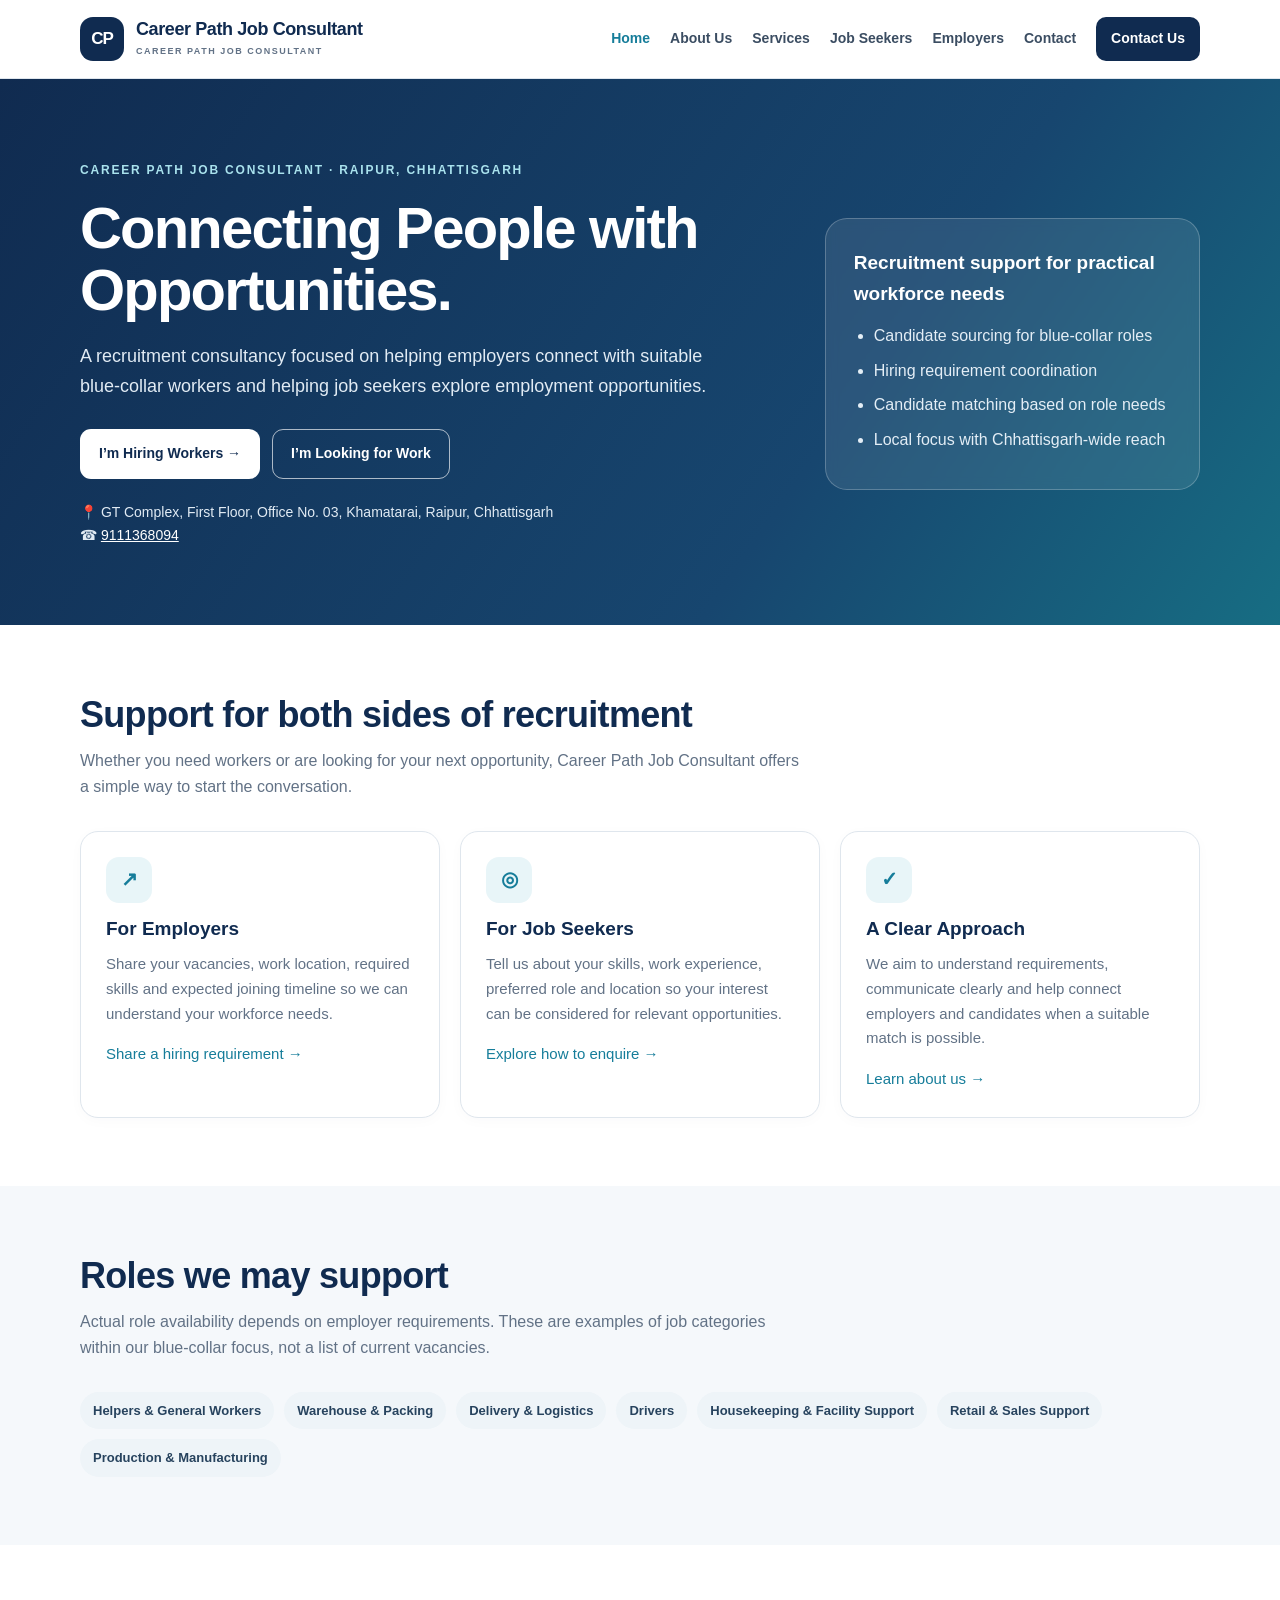
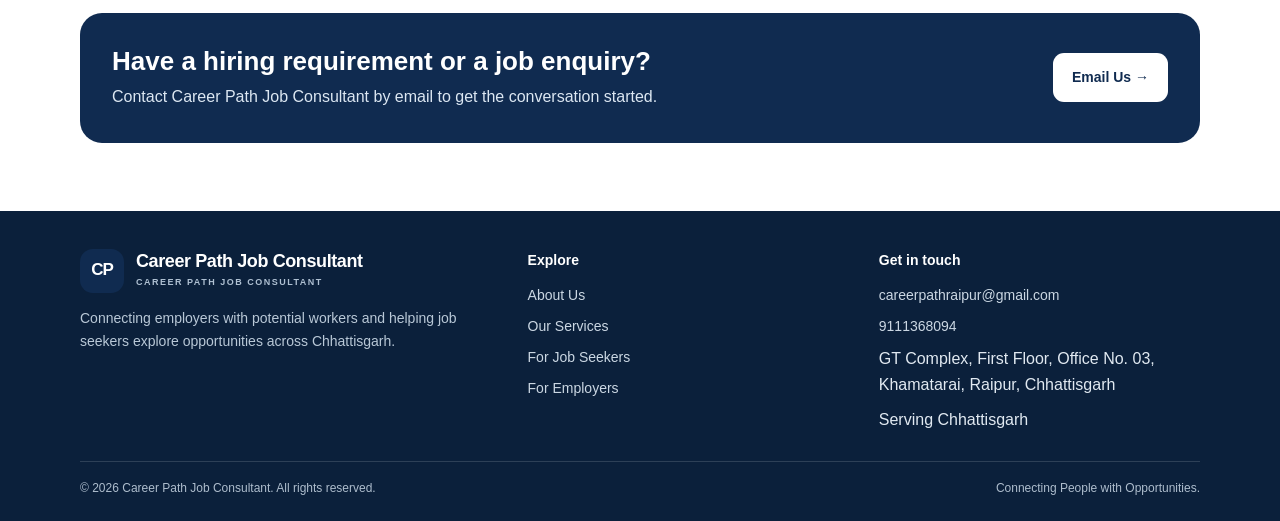
<file: index.html>
<!doctype html>
<html lang="en">
<head>
  <meta charset="utf-8">
  <meta name="viewport" content="width=device-width, initial-scale=1">
  <meta name="description" content="Career Path Job Consultant is a recruitment consultancy based in Raipur, Chhattisgarh, focused on blue-collar recruitment.">
  <meta name="theme-color" content="#102b50">
  <title>Home | Career Path Job Consultant</title>
  <link rel="stylesheet" href="assets/css/style.css">
</head>
<body>
<a class="skip-link" href="#main">Skip to content</a>
<header class="site-header">
  <div class="container nav-wrap">
    <a class="brand" href="index.html" aria-label="Career Path Job Consultant home">
      <span class="brand-mark" aria-hidden="true">CP</span>
      <span><span class="brand-name">Career Path Job Consultant</span><span class="brand-sub">CAREER PATH JOB CONSULTANT</span></span>
    </a>
    <button class="menu-toggle" type="button" aria-expanded="false" aria-controls="primary-nav">Menu ☰</button>
    <nav class="nav-links" id="primary-nav" aria-label="Main navigation">
      <a href="index.html" aria-current="page">Home</a>
<a href="about.html">About Us</a>
<a href="services.html">Services</a>
<a href="job-seekers.html">Job Seekers</a>
<a href="employers.html">Employers</a>
<a href="contact.html">Contact</a>
      <a class="nav-cta" href="contact.html">Contact Us</a>
    </nav>
  </div>
</header>
<main id="main">
<section class="hero">
  <div class="container hero-grid">
    <div>
      <div class="eyebrow">Career Path Job Consultant · Raipur, Chhattisgarh</div>
      <h1>Connecting People with Opportunities.</h1>
      <p>A recruitment consultancy focused on helping employers connect with suitable blue-collar workers and helping job seekers explore employment opportunities.</p>
      <div class="button-row">
        <a class="btn btn-light" href="employers.html">I’m Hiring Workers →</a>
        <a class="btn btn-outline" href="job-seekers.html">I’m Looking for Work</a>
      </div>
      <p style="margin-top:22px;font-size:14px">📍 GT Complex, First Floor, Office No. 03, Khamatarai, Raipur, Chhattisgarh<br>☎ <a style="color:#fff;text-decoration:underline" href="tel:9111368094">9111368094</a></p>
    </div>
    <aside class="hero-card">
      <h2>Recruitment support for practical workforce needs</h2>
      <ul>
        <li>Candidate sourcing for blue-collar roles</li>
        <li>Hiring requirement coordination</li>
        <li>Candidate matching based on role needs</li>
        <li>Local focus with Chhattisgarh-wide reach</li>
      </ul>
    </aside>
  </div>
</section>
<section class="section">
  <div class="container">
    <div class="section-head">
      <h2>Support for both sides of recruitment</h2>
      <p>Whether you need workers or are looking for your next opportunity, Career Path Job Consultant offers a simple way to start the conversation.</p>
    </div>
    <div class="grid-3">
      <article class="card"><div class="icon-box" aria-hidden="true">↗</div><h3>For Employers</h3><p>Share your vacancies, work location, required skills and expected joining timeline so we can understand your workforce needs.</p><p style="margin-top:16px"><a href="employers.html">Share a hiring requirement →</a></p></article>
      <article class="card"><div class="icon-box" aria-hidden="true">◎</div><h3>For Job Seekers</h3><p>Tell us about your skills, work experience, preferred role and location so your interest can be considered for relevant opportunities.</p><p style="margin-top:16px"><a href="job-seekers.html">Explore how to enquire →</a></p></article>
      <article class="card"><div class="icon-box" aria-hidden="true">✓</div><h3>A Clear Approach</h3><p>We aim to understand requirements, communicate clearly and help connect employers and candidates when a suitable match is possible.</p><p style="margin-top:16px"><a href="about.html">Learn about us →</a></p></article>
    </div>
  </div>
</section>
<section class="section section-soft">
  <div class="container">
    <div class="section-head">
      <h2>Roles we may support</h2>
      <p>Actual role availability depends on employer requirements. These are examples of job categories within our blue-collar focus, not a list of current vacancies.</p>
    </div>
    <div class="pill-list">
      <span class="pill">Helpers &amp; General Workers</span><span class="pill">Warehouse &amp; Packing</span>
      <span class="pill">Delivery &amp; Logistics</span><span class="pill">Drivers</span>
      <span class="pill">Housekeeping &amp; Facility Support</span><span class="pill">Retail &amp; Sales Support</span>
      <span class="pill">Production &amp; Manufacturing</span>
    </div>
  </div>
</section>
<section class="section">
  <div class="container">
    <div class="cta-band"><div><h2>Have a hiring requirement or a job enquiry?</h2><p>Contact Career Path Job Consultant by email to get the conversation started.</p></div><a class="btn btn-light" href="mailto:careerpathraipur@gmail.com">Email Us →</a></div>
  </div>
</section>
</main>
<footer class="site-footer">
  <div class="container">
    <div class="footer-grid">
      <div>
        <a class="brand" href="index.html">
          <span class="brand-mark" aria-hidden="true">CP</span>
          <span><span class="brand-name">Career Path Job Consultant</span><span class="brand-sub">CAREER PATH JOB CONSULTANT</span></span>
        </a>
        <p>Connecting employers with potential workers and helping job seekers explore opportunities across Chhattisgarh.</p>
      </div>
      <div>
        <h3>Explore</h3>
        <div class="footer-links">
          <a href="about.html">About Us</a><a href="services.html">Our Services</a>
          <a href="job-seekers.html">For Job Seekers</a><a href="employers.html">For Employers</a>
        </div>
      </div>
      <div>
        <h3>Get in touch</h3>
        <div class="footer-links">
          <a href="mailto:careerpathraipur@gmail.com">careerpathraipur@gmail.com</a>
          <a href="tel:9111368094">9111368094</a>
          <span>GT Complex, First Floor, Office No. 03, Khamatarai, Raipur, Chhattisgarh</span><span>Serving Chhattisgarh</span>
        </div>
      </div>
    </div>
    <div class="copyright">
      <span>© <span id="year">2026</span> Career Path Job Consultant. All rights reserved.</span>
      <span>Connecting People with Opportunities.</span>
    </div>
  </div>
</footer>
<script>
  const menuButton = document.querySelector('.menu-toggle');
  const nav = document.querySelector('#primary-nav');
  if (menuButton && nav) {
    menuButton.addEventListener('click', () => {
      const open = nav.classList.toggle('is-open');
      menuButton.setAttribute('aria-expanded', String(open));
      menuButton.textContent = open ? 'Close ×' : 'Menu ☰';
    });
  }
  const year = document.querySelector('#year');
  if (year) year.textContent = new Date().getFullYear();
</script>
</body>
</html>
</file>
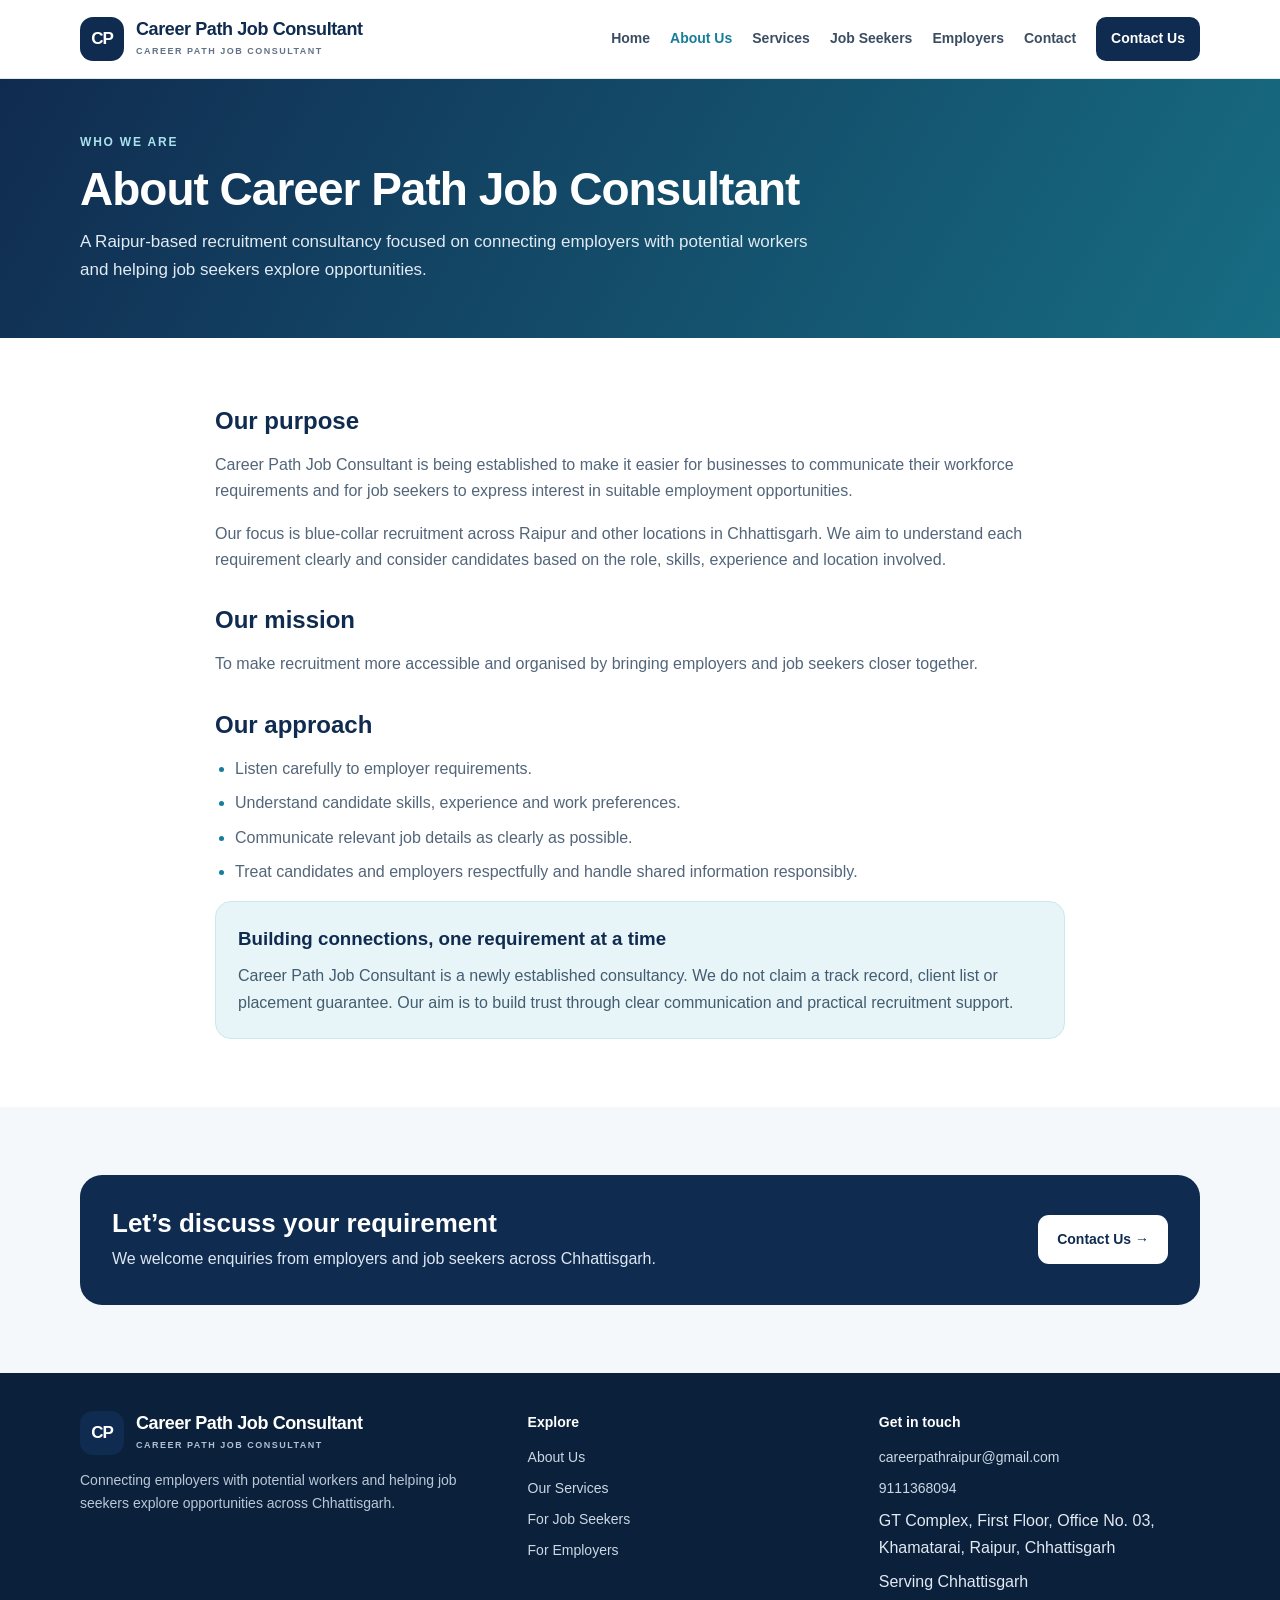
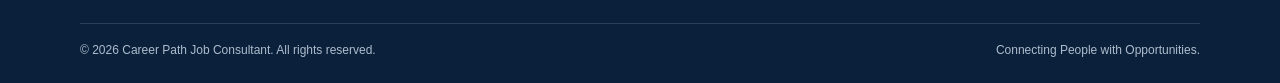
<file: about.html>
<!doctype html>
<html lang="en">
<head>
  <meta charset="utf-8">
  <meta name="viewport" content="width=device-width, initial-scale=1">
  <meta name="description" content="Learn about Career Path Job Consultant, a new blue-collar recruitment consultancy based in Raipur, Chhattisgarh.">
  <meta name="theme-color" content="#102b50">
  <title>About Us | Career Path Job Consultant</title>
  <link rel="stylesheet" href="assets/css/style.css">
</head>
<body>
<a class="skip-link" href="#main">Skip to content</a>
<header class="site-header">
  <div class="container nav-wrap">
    <a class="brand" href="index.html" aria-label="Career Path Job Consultant home">
      <span class="brand-mark" aria-hidden="true">CP</span>
      <span><span class="brand-name">Career Path Job Consultant</span><span class="brand-sub">CAREER PATH JOB CONSULTANT</span></span>
    </a>
    <button class="menu-toggle" type="button" aria-expanded="false" aria-controls="primary-nav">Menu ☰</button>
    <nav class="nav-links" id="primary-nav" aria-label="Main navigation">
      <a href="index.html">Home</a>
<a href="about.html" aria-current="page">About Us</a>
<a href="services.html">Services</a>
<a href="job-seekers.html">Job Seekers</a>
<a href="employers.html">Employers</a>
<a href="contact.html">Contact</a>
      <a class="nav-cta" href="contact.html">Contact Us</a>
    </nav>
  </div>
</header>
<main id="main">
<section class="page-hero"><div class="container"><div class="eyebrow">Who we are</div><h1>About Career Path Job Consultant</h1><p>A Raipur-based recruitment consultancy focused on connecting employers with potential workers and helping job seekers explore opportunities.</p></div></section>
<section class="section"><div class="container prose">
  <h2>Our purpose</h2>
  <p>Career Path Job Consultant is being established to make it easier for businesses to communicate their workforce requirements and for job seekers to express interest in suitable employment opportunities.</p>
  <p>Our focus is blue-collar recruitment across Raipur and other locations in Chhattisgarh. We aim to understand each requirement clearly and consider candidates based on the role, skills, experience and location involved.</p>
  <h2>Our mission</h2>
  <p>To make recruitment more accessible and organised by bringing employers and job seekers closer together.</p>
  <h2>Our approach</h2>
  <ul class="check-list"><li>Listen carefully to employer requirements.</li><li>Understand candidate skills, experience and work preferences.</li><li>Communicate relevant job details as clearly as possible.</li><li>Treat candidates and employers respectfully and handle shared information responsibly.</li></ul>
  <div class="info-panel"><h3>Building connections, one requirement at a time</h3><p>Career Path Job Consultant is a newly established consultancy. We do not claim a track record, client list or placement guarantee. Our aim is to build trust through clear communication and practical recruitment support.</p></div>
</div></section>
<section class="section section-soft"><div class="container"><div class="cta-band"><div><h2>Let’s discuss your requirement</h2><p>We welcome enquiries from employers and job seekers across Chhattisgarh.</p></div><a class="btn btn-light" href="contact.html">Contact Us →</a></div></div></section>
</main>
<footer class="site-footer">
  <div class="container">
    <div class="footer-grid">
      <div>
        <a class="brand" href="index.html">
          <span class="brand-mark" aria-hidden="true">CP</span>
          <span><span class="brand-name">Career Path Job Consultant</span><span class="brand-sub">CAREER PATH JOB CONSULTANT</span></span>
        </a>
        <p>Connecting employers with potential workers and helping job seekers explore opportunities across Chhattisgarh.</p>
      </div>
      <div>
        <h3>Explore</h3>
        <div class="footer-links">
          <a href="about.html">About Us</a><a href="services.html">Our Services</a>
          <a href="job-seekers.html">For Job Seekers</a><a href="employers.html">For Employers</a>
        </div>
      </div>
      <div>
        <h3>Get in touch</h3>
        <div class="footer-links">
          <a href="mailto:careerpathraipur@gmail.com">careerpathraipur@gmail.com</a>
          <a href="tel:9111368094">9111368094</a>
          <span>GT Complex, First Floor, Office No. 03, Khamatarai, Raipur, Chhattisgarh</span><span>Serving Chhattisgarh</span>
        </div>
      </div>
    </div>
    <div class="copyright">
      <span>© <span id="year">2026</span> Career Path Job Consultant. All rights reserved.</span>
      <span>Connecting People with Opportunities.</span>
    </div>
  </div>
</footer>
<script>
  const menuButton = document.querySelector('.menu-toggle');
  const nav = document.querySelector('#primary-nav');
  if (menuButton && nav) {
    menuButton.addEventListener('click', () => {
      const open = nav.classList.toggle('is-open');
      menuButton.setAttribute('aria-expanded', String(open));
      menuButton.textContent = open ? 'Close ×' : 'Menu ☰';
    });
  }
  const year = document.querySelector('#year');
  if (year) year.textContent = new Date().getFullYear();
</script>
</body>
</html>
</file>
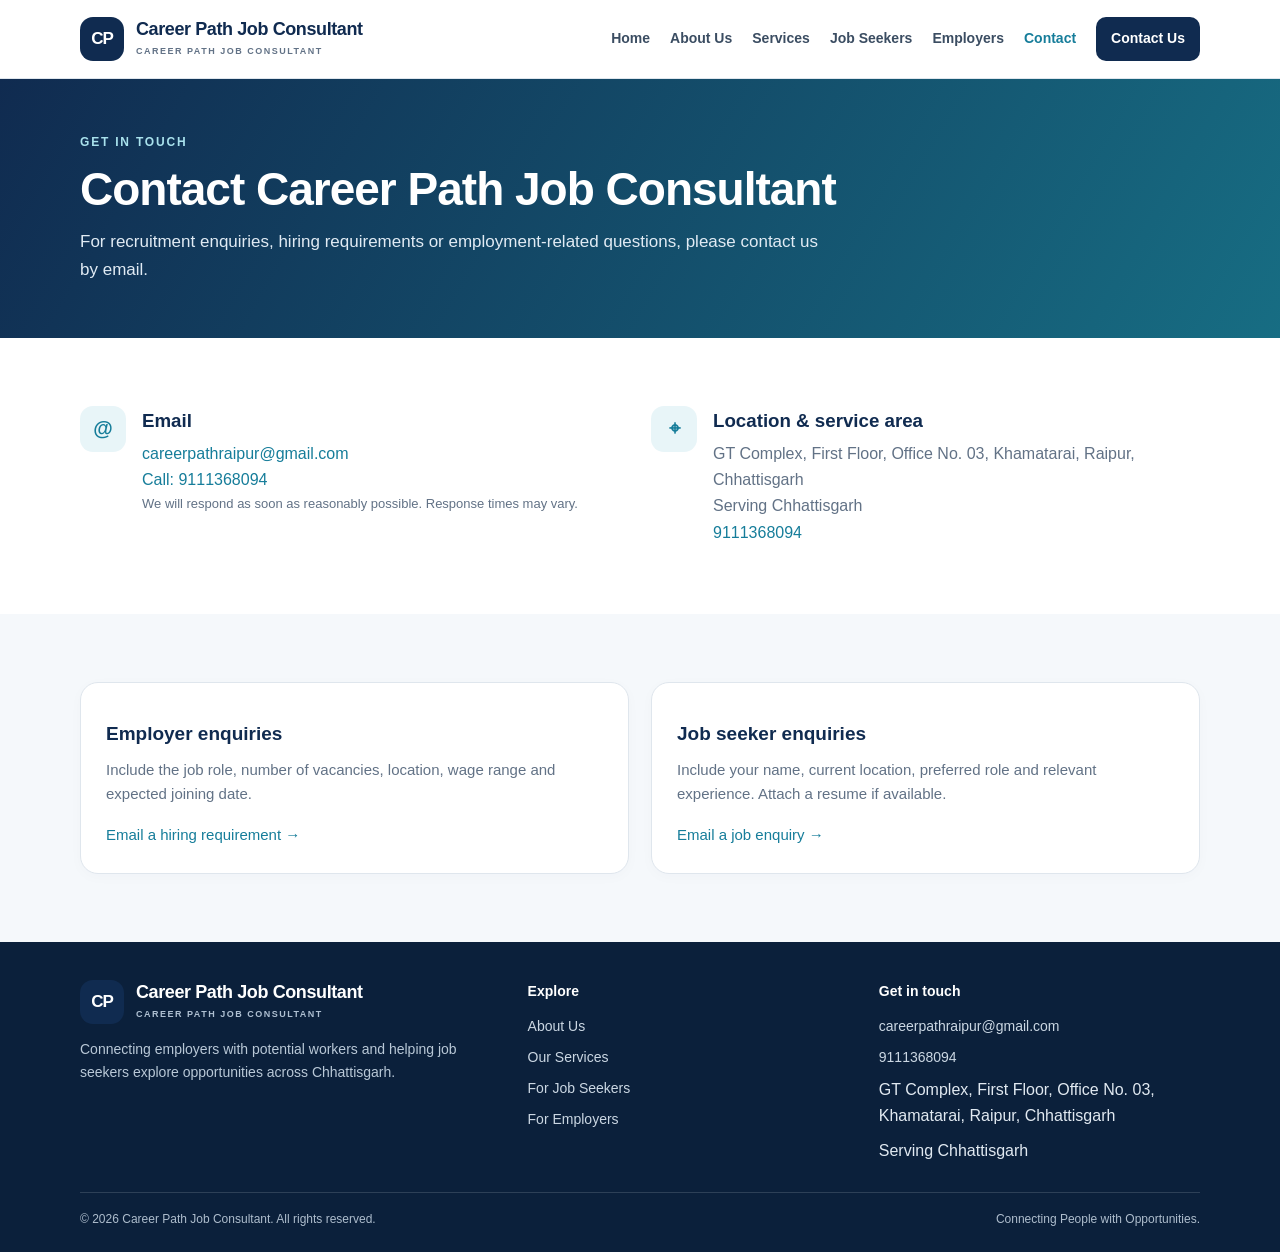
<file: contact.html>
<!doctype html>
<html lang="en">
<head>
  <meta charset="utf-8">
  <meta name="viewport" content="width=device-width, initial-scale=1">
  <meta name="description" content="Contact Career Path Job Consultant for recruitment enquiries, hiring requirements and employment enquiries.">
  <meta name="theme-color" content="#102b50">
  <title>Contact Us | Career Path Job Consultant</title>
  <link rel="stylesheet" href="assets/css/style.css">
</head>
<body>
<a class="skip-link" href="#main">Skip to content</a>
<header class="site-header">
  <div class="container nav-wrap">
    <a class="brand" href="index.html" aria-label="Career Path Job Consultant home">
      <span class="brand-mark" aria-hidden="true">CP</span>
      <span><span class="brand-name">Career Path Job Consultant</span><span class="brand-sub">CAREER PATH JOB CONSULTANT</span></span>
    </a>
    <button class="menu-toggle" type="button" aria-expanded="false" aria-controls="primary-nav">Menu ☰</button>
    <nav class="nav-links" id="primary-nav" aria-label="Main navigation">
      <a href="index.html">Home</a>
<a href="about.html">About Us</a>
<a href="services.html">Services</a>
<a href="job-seekers.html">Job Seekers</a>
<a href="employers.html">Employers</a>
<a href="contact.html" aria-current="page">Contact</a>
      <a class="nav-cta" href="contact.html">Contact Us</a>
    </nav>
  </div>
</header>
<main id="main">
<section class="page-hero"><div class="container"><div class="eyebrow">Get in touch</div><h1>Contact Career Path Job Consultant</h1><p>For recruitment enquiries, hiring requirements or employment-related questions, please contact us by email.</p></div></section>
<section class="section"><div class="container grid-2">
  <div class="contact-card"><div class="icon-box" aria-hidden="true">@</div><div><h3>Email</h3><p><a href="mailto:careerpathraipur@gmail.com">careerpathraipur@gmail.com</a></p><p><a href="tel:9111368094">Call: 9111368094</a></p><p class="small-note">We will respond as soon as reasonably possible. Response times may vary.</p></div></div>
  <div class="contact-card"><div class="icon-box" aria-hidden="true">⌖</div><div><h3>Location &amp; service area</h3><p>GT Complex, First Floor, Office No. 03, Khamatarai, Raipur, Chhattisgarh</p><p>Serving Chhattisgarh</p><p><a href="tel:9111368094">9111368094</a></p></div></div>
</div></section>
<section class="section section-soft"><div class="container grid-2">
  <article class="card"><h3>Employer enquiries</h3><p>Include the job role, number of vacancies, location, wage range and expected joining date.</p><p style="margin-top:16px"><a href="mailto:careerpathraipur@gmail.com?subject=Hiring%20Requirement">Email a hiring requirement →</a></p></article>
  <article class="card"><h3>Job seeker enquiries</h3><p>Include your name, current location, preferred role and relevant experience. Attach a resume if available.</p><p style="margin-top:16px"><a href="mailto:careerpathraipur@gmail.com?subject=Job%20Enquiry">Email a job enquiry →</a></p></article>
</div></section>
</main>
<footer class="site-footer">
  <div class="container">
    <div class="footer-grid">
      <div>
        <a class="brand" href="index.html">
          <span class="brand-mark" aria-hidden="true">CP</span>
          <span><span class="brand-name">Career Path Job Consultant</span><span class="brand-sub">CAREER PATH JOB CONSULTANT</span></span>
        </a>
        <p>Connecting employers with potential workers and helping job seekers explore opportunities across Chhattisgarh.</p>
      </div>
      <div>
        <h3>Explore</h3>
        <div class="footer-links">
          <a href="about.html">About Us</a><a href="services.html">Our Services</a>
          <a href="job-seekers.html">For Job Seekers</a><a href="employers.html">For Employers</a>
        </div>
      </div>
      <div>
        <h3>Get in touch</h3>
        <div class="footer-links">
          <a href="mailto:careerpathraipur@gmail.com">careerpathraipur@gmail.com</a>
          <a href="tel:9111368094">9111368094</a>
          <span>GT Complex, First Floor, Office No. 03, Khamatarai, Raipur, Chhattisgarh</span><span>Serving Chhattisgarh</span>
        </div>
      </div>
    </div>
    <div class="copyright">
      <span>© <span id="year">2026</span> Career Path Job Consultant. All rights reserved.</span>
      <span>Connecting People with Opportunities.</span>
    </div>
  </div>
</footer>
<script>
  const menuButton = document.querySelector('.menu-toggle');
  const nav = document.querySelector('#primary-nav');
  if (menuButton && nav) {
    menuButton.addEventListener('click', () => {
      const open = nav.classList.toggle('is-open');
      menuButton.setAttribute('aria-expanded', String(open));
      menuButton.textContent = open ? 'Close ×' : 'Menu ☰';
    });
  }
  const year = document.querySelector('#year');
  if (year) year.textContent = new Date().getFullYear();
</script>
</body>
</html>
</file>
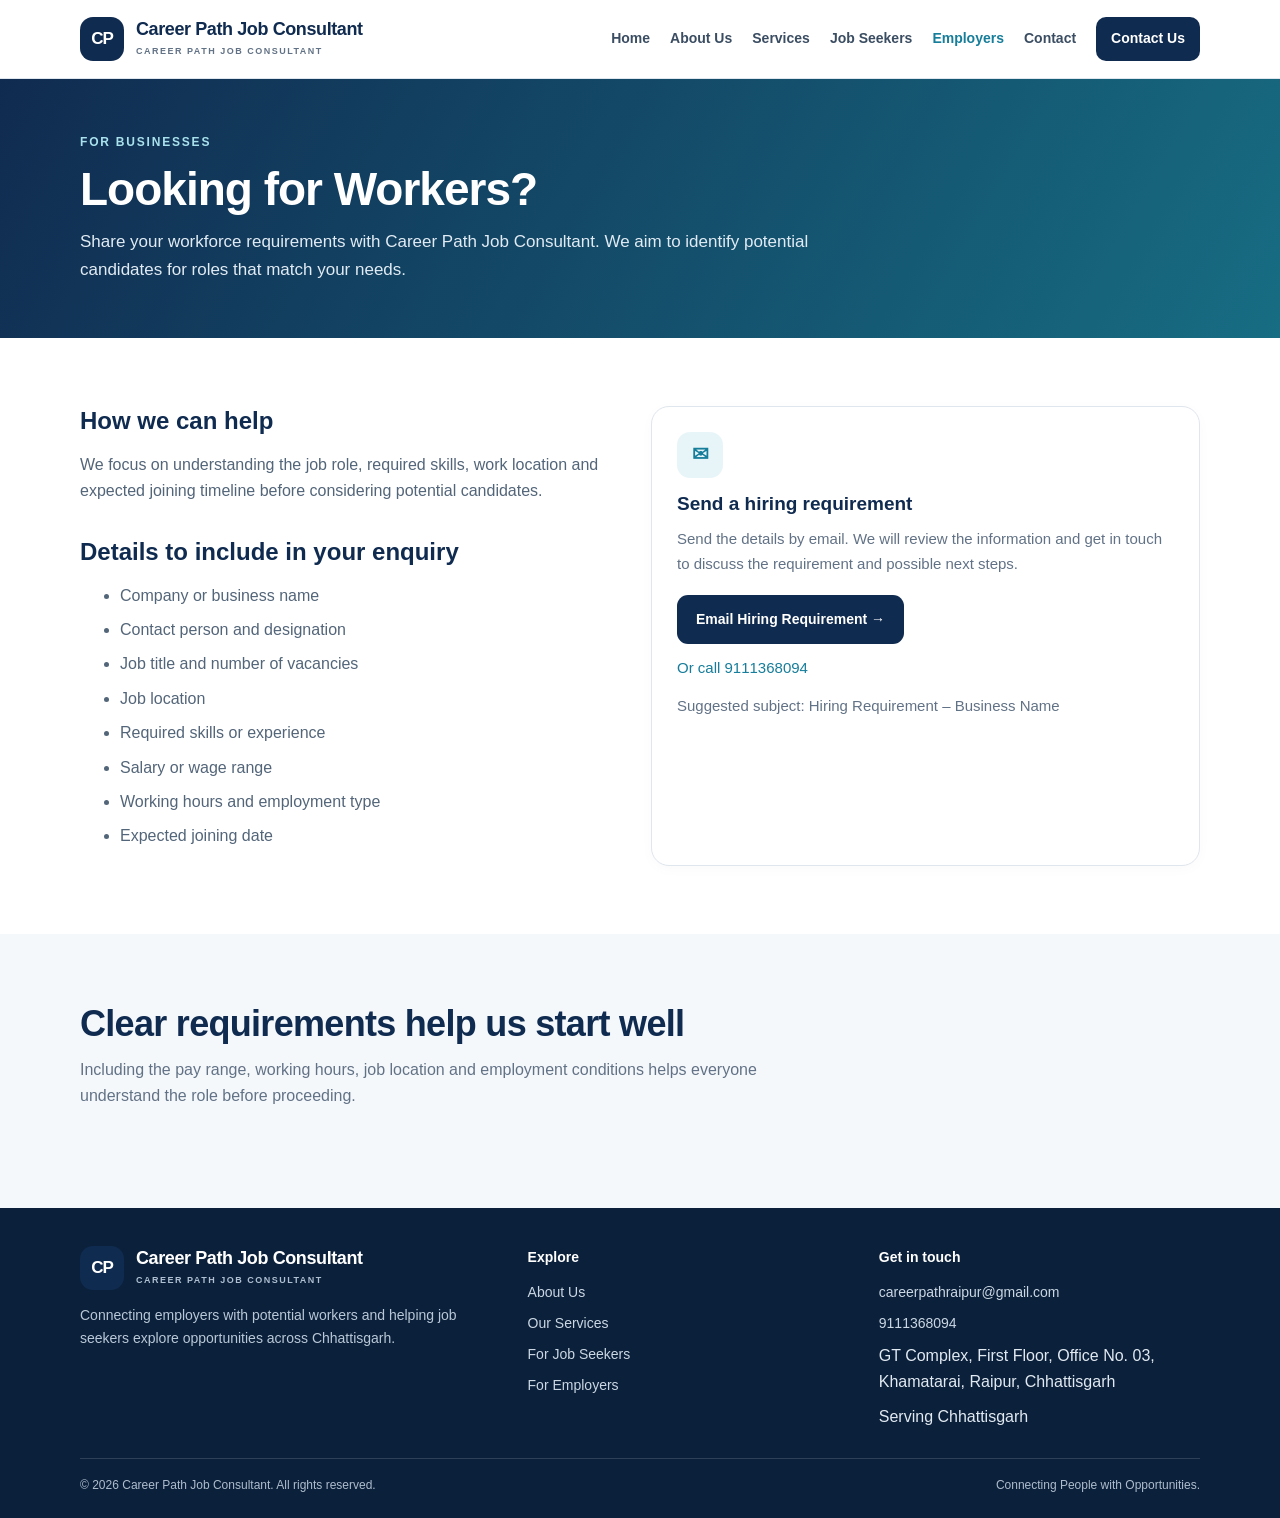
<file: employers.html>
<!doctype html>
<html lang="en">
<head>
  <meta charset="utf-8">
  <meta name="viewport" content="width=device-width, initial-scale=1">
  <meta name="description" content="Recruitment support for employers seeking blue-collar workers in Raipur and across Chhattisgarh.">
  <meta name="theme-color" content="#102b50">
  <title>For Employers | Career Path Job Consultant</title>
  <link rel="stylesheet" href="assets/css/style.css">
</head>
<body>
<a class="skip-link" href="#main">Skip to content</a>
<header class="site-header">
  <div class="container nav-wrap">
    <a class="brand" href="index.html" aria-label="Career Path Job Consultant home">
      <span class="brand-mark" aria-hidden="true">CP</span>
      <span><span class="brand-name">Career Path Job Consultant</span><span class="brand-sub">CAREER PATH JOB CONSULTANT</span></span>
    </a>
    <button class="menu-toggle" type="button" aria-expanded="false" aria-controls="primary-nav">Menu ☰</button>
    <nav class="nav-links" id="primary-nav" aria-label="Main navigation">
      <a href="index.html">Home</a>
<a href="about.html">About Us</a>
<a href="services.html">Services</a>
<a href="job-seekers.html">Job Seekers</a>
<a href="employers.html" aria-current="page">Employers</a>
<a href="contact.html">Contact</a>
      <a class="nav-cta" href="contact.html">Contact Us</a>
    </nav>
  </div>
</header>
<main id="main">
<section class="page-hero"><div class="container"><div class="eyebrow">For businesses</div><h1>Looking for Workers?</h1><p>Share your workforce requirements with Career Path Job Consultant. We aim to identify potential candidates for roles that match your needs.</p></div></section>
<section class="section"><div class="container grid-2">
  <div class="prose">
    <h2>How we can help</h2>
    <p>We focus on understanding the job role, required skills, work location and expected joining timeline before considering potential candidates.</p>
    <h2>Details to include in your enquiry</h2>
    <ul>
      <li>Company or business name</li><li>Contact person and designation</li>
      <li>Job title and number of vacancies</li><li>Job location</li>
      <li>Required skills or experience</li><li>Salary or wage range</li>
      <li>Working hours and employment type</li><li>Expected joining date</li>
    </ul>
  </div>
  <aside class="card">
    <div class="icon-box" aria-hidden="true">✉</div>
    <h3>Send a hiring requirement</h3>
    <p>Send the details by email. We will review the information and get in touch to discuss the requirement and possible next steps.</p>
    <p style="margin-top:18px"><a class="btn btn-dark" href="mailto:careerpathraipur@gmail.com?subject=Hiring%20Requirement">Email Hiring Requirement →</a><p style="margin-top:12px"><a href="tel:9111368094">Or call 9111368094</a></p></p>
    <p class="small-note" style="margin-top:14px">Suggested subject: Hiring Requirement – Business Name</p>
  </aside>
</div></section>
<section class="section section-soft"><div class="container"><div class="section-head"><h2>Clear requirements help us start well</h2><p>Including the pay range, working hours, job location and employment conditions helps everyone understand the role before proceeding.</p></div></div></section>
</main>
<footer class="site-footer">
  <div class="container">
    <div class="footer-grid">
      <div>
        <a class="brand" href="index.html">
          <span class="brand-mark" aria-hidden="true">CP</span>
          <span><span class="brand-name">Career Path Job Consultant</span><span class="brand-sub">CAREER PATH JOB CONSULTANT</span></span>
        </a>
        <p>Connecting employers with potential workers and helping job seekers explore opportunities across Chhattisgarh.</p>
      </div>
      <div>
        <h3>Explore</h3>
        <div class="footer-links">
          <a href="about.html">About Us</a><a href="services.html">Our Services</a>
          <a href="job-seekers.html">For Job Seekers</a><a href="employers.html">For Employers</a>
        </div>
      </div>
      <div>
        <h3>Get in touch</h3>
        <div class="footer-links">
          <a href="mailto:careerpathraipur@gmail.com">careerpathraipur@gmail.com</a>
          <a href="tel:9111368094">9111368094</a>
          <span>GT Complex, First Floor, Office No. 03, Khamatarai, Raipur, Chhattisgarh</span><span>Serving Chhattisgarh</span>
        </div>
      </div>
    </div>
    <div class="copyright">
      <span>© <span id="year">2026</span> Career Path Job Consultant. All rights reserved.</span>
      <span>Connecting People with Opportunities.</span>
    </div>
  </div>
</footer>
<script>
  const menuButton = document.querySelector('.menu-toggle');
  const nav = document.querySelector('#primary-nav');
  if (menuButton && nav) {
    menuButton.addEventListener('click', () => {
      const open = nav.classList.toggle('is-open');
      menuButton.setAttribute('aria-expanded', String(open));
      menuButton.textContent = open ? 'Close ×' : 'Menu ☰';
    });
  }
  const year = document.querySelector('#year');
  if (year) year.textContent = new Date().getFullYear();
</script>
</body>
</html>
</file>
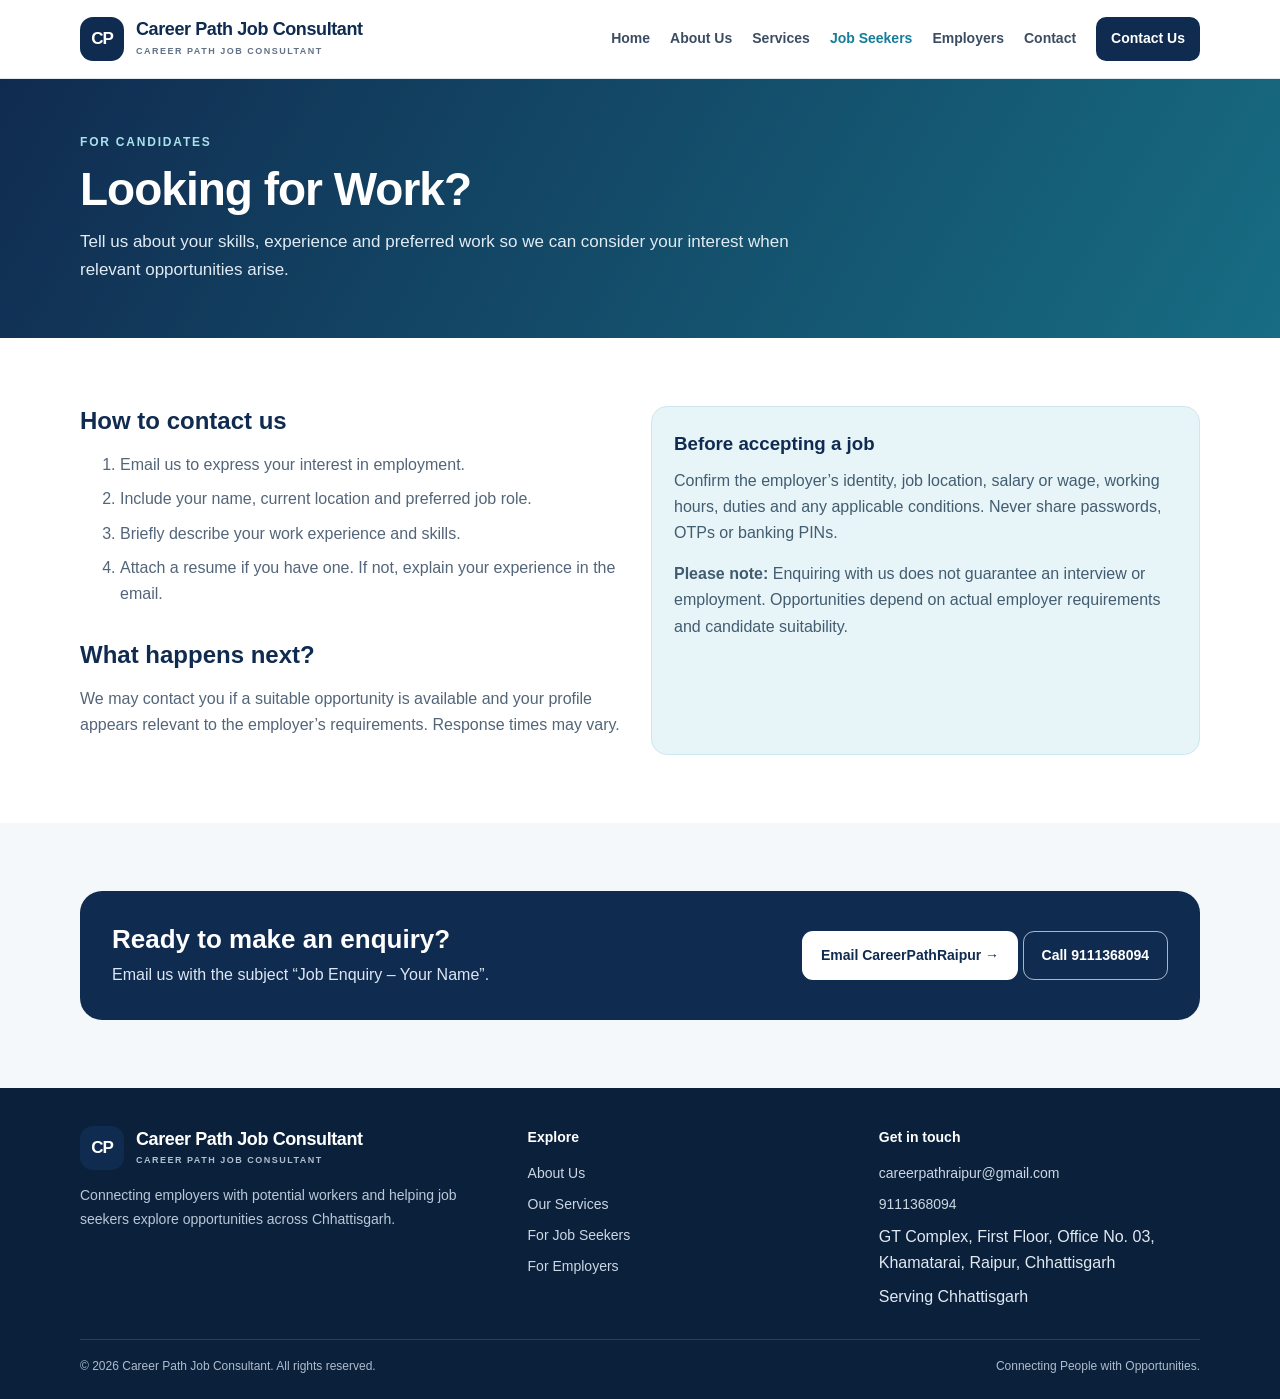
<file: job-seekers.html>
<!doctype html>
<html lang="en">
<head>
  <meta charset="utf-8">
  <meta name="viewport" content="width=device-width, initial-scale=1">
  <meta name="description" content="How job seekers can contact Career Path Job Consultant about blue-collar employment opportunities in Chhattisgarh.">
  <meta name="theme-color" content="#102b50">
  <title>For Job Seekers | Career Path Job Consultant</title>
  <link rel="stylesheet" href="assets/css/style.css">
</head>
<body>
<a class="skip-link" href="#main">Skip to content</a>
<header class="site-header">
  <div class="container nav-wrap">
    <a class="brand" href="index.html" aria-label="Career Path Job Consultant home">
      <span class="brand-mark" aria-hidden="true">CP</span>
      <span><span class="brand-name">Career Path Job Consultant</span><span class="brand-sub">CAREER PATH JOB CONSULTANT</span></span>
    </a>
    <button class="menu-toggle" type="button" aria-expanded="false" aria-controls="primary-nav">Menu ☰</button>
    <nav class="nav-links" id="primary-nav" aria-label="Main navigation">
      <a href="index.html">Home</a>
<a href="about.html">About Us</a>
<a href="services.html">Services</a>
<a href="job-seekers.html" aria-current="page">Job Seekers</a>
<a href="employers.html">Employers</a>
<a href="contact.html">Contact</a>
      <a class="nav-cta" href="contact.html">Contact Us</a>
    </nav>
  </div>
</header>
<main id="main">
<section class="page-hero"><div class="container"><div class="eyebrow">For candidates</div><h1>Looking for Work?</h1><p>Tell us about your skills, experience and preferred work so we can consider your interest when relevant opportunities arise.</p></div></section>
<section class="section"><div class="container grid-2">
  <div class="prose">
    <h2>How to contact us</h2>
    <ol>
      <li>Email us to express your interest in employment.</li>
      <li>Include your name, current location and preferred job role.</li>
      <li>Briefly describe your work experience and skills.</li>
      <li>Attach a resume if you have one. If not, explain your experience in the email.</li>
    </ol>
    <h2>What happens next?</h2>
    <p>We may contact you if a suitable opportunity is available and your profile appears relevant to the employer’s requirements. Response times may vary.</p>
  </div>
  <aside class="info-panel">
    <h3>Before accepting a job</h3>
    <p>Confirm the employer’s identity, job location, salary or wage, working hours, duties and any applicable conditions. Never share passwords, OTPs or banking PINs.</p>
    <p style="margin-top:14px"><strong>Please note:</strong> Enquiring with us does not guarantee an interview or employment. Opportunities depend on actual employer requirements and candidate suitability.</p>
  </aside>
</div></section>
<section class="section section-soft"><div class="container"><div class="cta-band"><div><h2>Ready to make an enquiry?</h2><p>Email us with the subject “Job Enquiry – Your Name”.</p></div><div><a class="btn btn-light" href="mailto:careerpathraipur@gmail.com?subject=Job%20Enquiry">Email CareerPathRaipur →</a> <a class="btn btn-outline" href="tel:9111368094">Call 9111368094</a></div></div></div></section>
</main>
<footer class="site-footer">
  <div class="container">
    <div class="footer-grid">
      <div>
        <a class="brand" href="index.html">
          <span class="brand-mark" aria-hidden="true">CP</span>
          <span><span class="brand-name">Career Path Job Consultant</span><span class="brand-sub">CAREER PATH JOB CONSULTANT</span></span>
        </a>
        <p>Connecting employers with potential workers and helping job seekers explore opportunities across Chhattisgarh.</p>
      </div>
      <div>
        <h3>Explore</h3>
        <div class="footer-links">
          <a href="about.html">About Us</a><a href="services.html">Our Services</a>
          <a href="job-seekers.html">For Job Seekers</a><a href="employers.html">For Employers</a>
        </div>
      </div>
      <div>
        <h3>Get in touch</h3>
        <div class="footer-links">
          <a href="mailto:careerpathraipur@gmail.com">careerpathraipur@gmail.com</a>
          <a href="tel:9111368094">9111368094</a>
          <span>GT Complex, First Floor, Office No. 03, Khamatarai, Raipur, Chhattisgarh</span><span>Serving Chhattisgarh</span>
        </div>
      </div>
    </div>
    <div class="copyright">
      <span>© <span id="year">2026</span> Career Path Job Consultant. All rights reserved.</span>
      <span>Connecting People with Opportunities.</span>
    </div>
  </div>
</footer>
<script>
  const menuButton = document.querySelector('.menu-toggle');
  const nav = document.querySelector('#primary-nav');
  if (menuButton && nav) {
    menuButton.addEventListener('click', () => {
      const open = nav.classList.toggle('is-open');
      menuButton.setAttribute('aria-expanded', String(open));
      menuButton.textContent = open ? 'Close ×' : 'Menu ☰';
    });
  }
  const year = document.querySelector('#year');
  if (year) year.textContent = new Date().getFullYear();
</script>
</body>
</html>
</file>
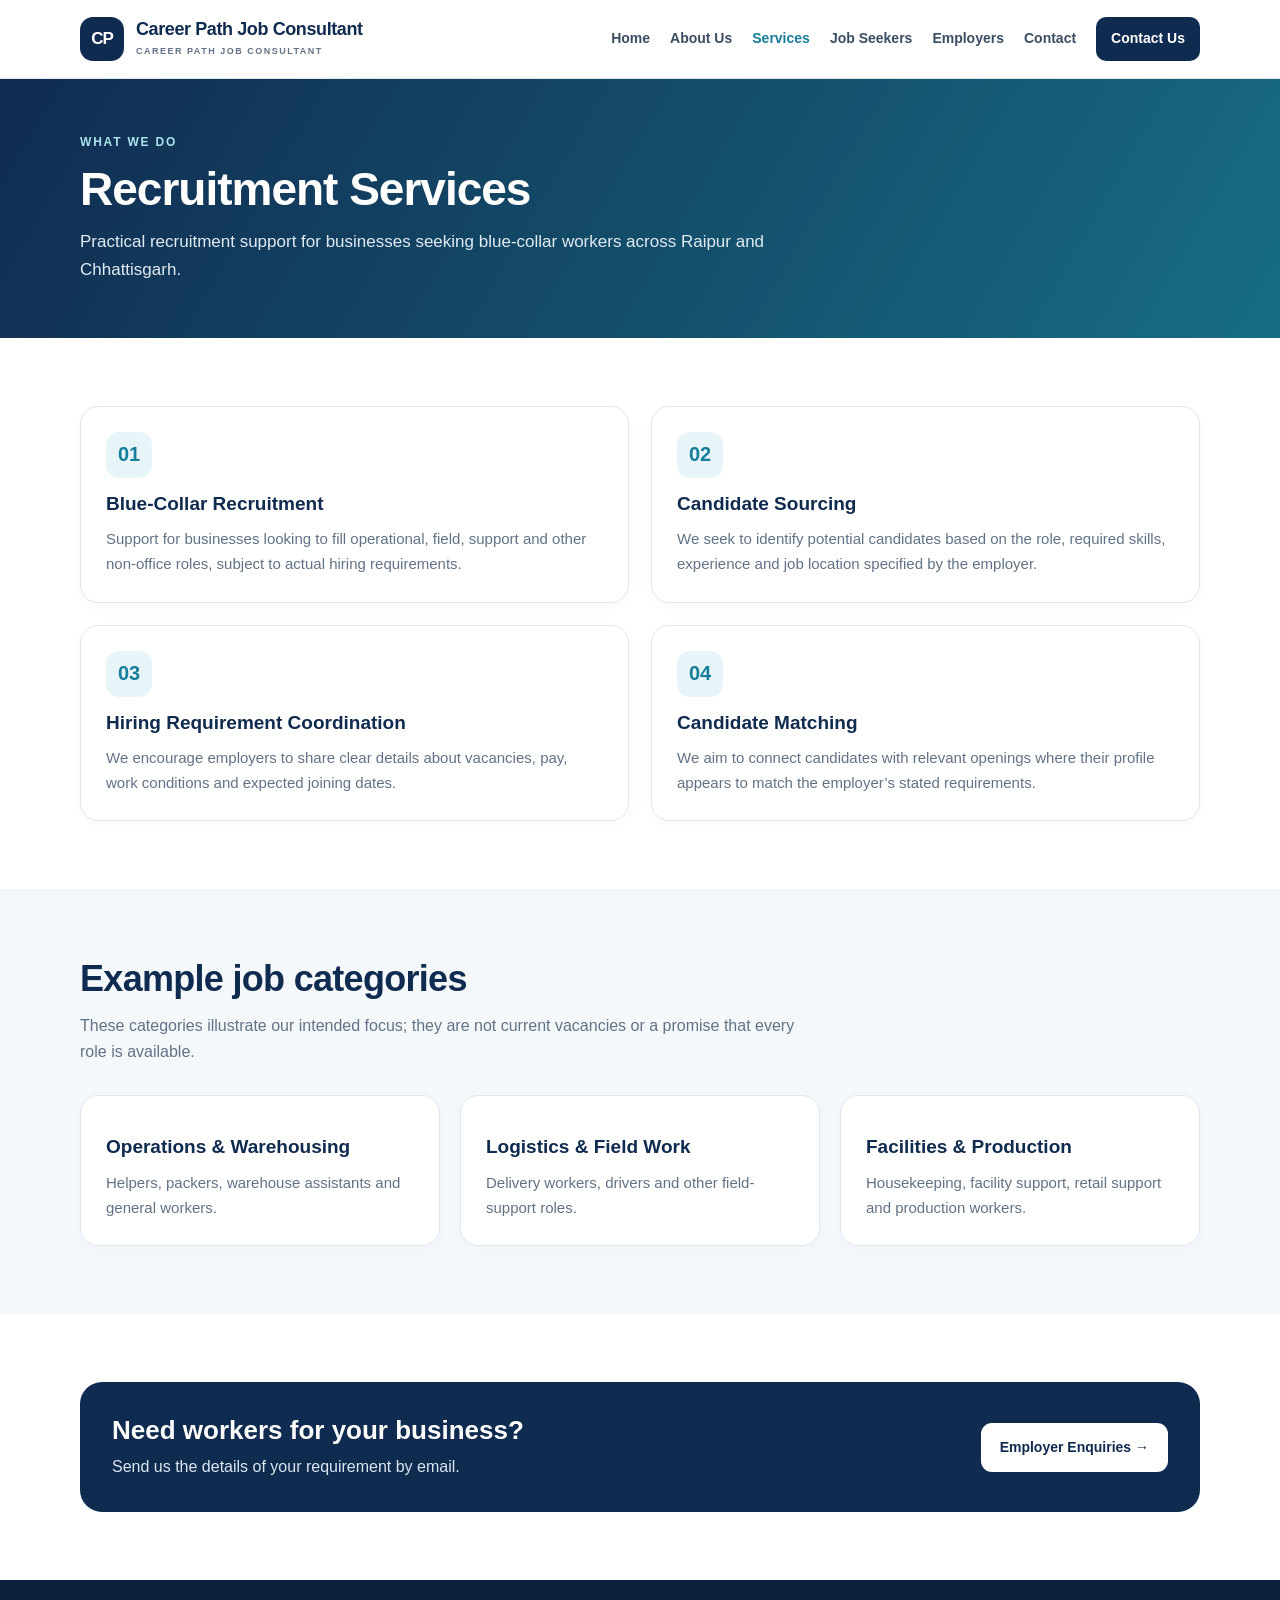
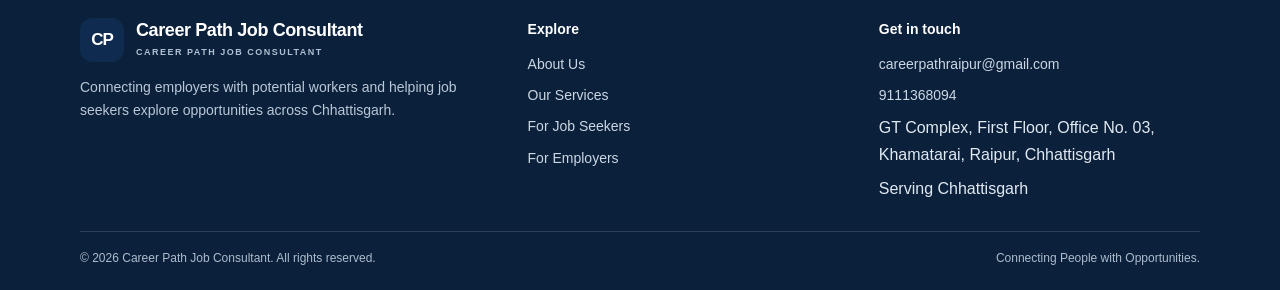
<file: services.html>
<!doctype html>
<html lang="en">
<head>
  <meta charset="utf-8">
  <meta name="viewport" content="width=device-width, initial-scale=1">
  <meta name="description" content="Blue-collar recruitment support, candidate sourcing and hiring requirement coordination in Chhattisgarh.">
  <meta name="theme-color" content="#102b50">
  <title>Services | Career Path Job Consultant</title>
  <link rel="stylesheet" href="assets/css/style.css">
</head>
<body>
<a class="skip-link" href="#main">Skip to content</a>
<header class="site-header">
  <div class="container nav-wrap">
    <a class="brand" href="index.html" aria-label="Career Path Job Consultant home">
      <span class="brand-mark" aria-hidden="true">CP</span>
      <span><span class="brand-name">Career Path Job Consultant</span><span class="brand-sub">CAREER PATH JOB CONSULTANT</span></span>
    </a>
    <button class="menu-toggle" type="button" aria-expanded="false" aria-controls="primary-nav">Menu ☰</button>
    <nav class="nav-links" id="primary-nav" aria-label="Main navigation">
      <a href="index.html">Home</a>
<a href="about.html">About Us</a>
<a href="services.html" aria-current="page">Services</a>
<a href="job-seekers.html">Job Seekers</a>
<a href="employers.html">Employers</a>
<a href="contact.html">Contact</a>
      <a class="nav-cta" href="contact.html">Contact Us</a>
    </nav>
  </div>
</header>
<main id="main">
<section class="page-hero"><div class="container"><div class="eyebrow">What we do</div><h1>Recruitment Services</h1><p>Practical recruitment support for businesses seeking blue-collar workers across Raipur and Chhattisgarh.</p></div></section>
<section class="section"><div class="container">
  <div class="grid-2">
    <article class="card"><div class="icon-box" aria-hidden="true">01</div><h3>Blue-Collar Recruitment</h3><p>Support for businesses looking to fill operational, field, support and other non-office roles, subject to actual hiring requirements.</p></article>
    <article class="card"><div class="icon-box" aria-hidden="true">02</div><h3>Candidate Sourcing</h3><p>We seek to identify potential candidates based on the role, required skills, experience and job location specified by the employer.</p></article>
    <article class="card"><div class="icon-box" aria-hidden="true">03</div><h3>Hiring Requirement Coordination</h3><p>We encourage employers to share clear details about vacancies, pay, work conditions and expected joining dates.</p></article>
    <article class="card"><div class="icon-box" aria-hidden="true">04</div><h3>Candidate Matching</h3><p>We aim to connect candidates with relevant openings where their profile appears to match the employer’s stated requirements.</p></article>
  </div>
</div></section>
<section class="section section-soft"><div class="container">
  <div class="section-head"><h2>Example job categories</h2><p>These categories illustrate our intended focus; they are not current vacancies or a promise that every role is available.</p></div>
  <div class="grid-3">
    <article class="card"><h3>Operations &amp; Warehousing</h3><p>Helpers, packers, warehouse assistants and general workers.</p></article>
    <article class="card"><h3>Logistics &amp; Field Work</h3><p>Delivery workers, drivers and other field-support roles.</p></article>
    <article class="card"><h3>Facilities &amp; Production</h3><p>Housekeeping, facility support, retail support and production workers.</p></article>
  </div>
</div></section>
<section class="section"><div class="container"><div class="cta-band"><div><h2>Need workers for your business?</h2><p>Send us the details of your requirement by email.</p></div><a class="btn btn-light" href="employers.html">Employer Enquiries →</a></div></div></section>
</main>
<footer class="site-footer">
  <div class="container">
    <div class="footer-grid">
      <div>
        <a class="brand" href="index.html">
          <span class="brand-mark" aria-hidden="true">CP</span>
          <span><span class="brand-name">Career Path Job Consultant</span><span class="brand-sub">CAREER PATH JOB CONSULTANT</span></span>
        </a>
        <p>Connecting employers with potential workers and helping job seekers explore opportunities across Chhattisgarh.</p>
      </div>
      <div>
        <h3>Explore</h3>
        <div class="footer-links">
          <a href="about.html">About Us</a><a href="services.html">Our Services</a>
          <a href="job-seekers.html">For Job Seekers</a><a href="employers.html">For Employers</a>
        </div>
      </div>
      <div>
        <h3>Get in touch</h3>
        <div class="footer-links">
          <a href="mailto:careerpathraipur@gmail.com">careerpathraipur@gmail.com</a>
          <a href="tel:9111368094">9111368094</a>
          <span>GT Complex, First Floor, Office No. 03, Khamatarai, Raipur, Chhattisgarh</span><span>Serving Chhattisgarh</span>
        </div>
      </div>
    </div>
    <div class="copyright">
      <span>© <span id="year">2026</span> Career Path Job Consultant. All rights reserved.</span>
      <span>Connecting People with Opportunities.</span>
    </div>
  </div>
</footer>
<script>
  const menuButton = document.querySelector('.menu-toggle');
  const nav = document.querySelector('#primary-nav');
  if (menuButton && nav) {
    menuButton.addEventListener('click', () => {
      const open = nav.classList.toggle('is-open');
      menuButton.setAttribute('aria-expanded', String(open));
      menuButton.textContent = open ? 'Close ×' : 'Menu ☰';
    });
  }
  const year = document.querySelector('#year');
  if (year) year.textContent = new Date().getFullYear();
</script>
</body>
</html>
</file>
<file: assets/css/style.css>
:root {
  --navy: #102b50;
  --navy-2: #173d69;
  --teal: #167d9a;
  --teal-light: #e8f5f8;
  --ink: #233246;
  --muted: #627286;
  --line: #dfe6ed;
  --surface: #f5f8fb;
  --white: #ffffff;
  --radius: 18px;
  --shadow: 0 12px 34px rgba(16, 43, 80, .09);
}
* { box-sizing: border-box; }
html { scroll-behavior: smooth; }
body {
  margin: 0; font-family: Inter, "Segoe UI", Arial, sans-serif;
  color: var(--ink); background: var(--white); line-height: 1.65;
}
a { color: var(--teal); text-decoration: none; }
a:hover { text-decoration: underline; }
img { max-width: 100%; }
.container { width: min(1120px, calc(100% - 40px)); margin: 0 auto; }
.skip-link { position: absolute; left: -9999px; top: 8px; background: white; padding: 10px; z-index: 99; }
.skip-link:focus { left: 8px; }
.site-header { background: #fff; border-bottom: 1px solid var(--line); position: sticky; top: 0; z-index: 10; }
.nav-wrap { display:flex; align-items:center; justify-content:space-between; gap:24px; min-height:78px; }
.brand { display:flex; align-items:center; gap:12px; color:var(--navy); font-weight:800; letter-spacing:-.4px; }
.brand:hover { text-decoration:none; }
.brand-mark { display:grid; place-items:center; width:44px; height:44px; border-radius:13px; color:#fff; background:var(--navy); font-weight:800; font-size:17px; letter-spacing:-1px; }
.brand-name { display:block; font-size:18px; line-height:1.15; }
.brand-sub { display:block; margin-top:4px; font-size:9px; letter-spacing:1.5px; color:var(--muted); font-weight:700; }
.nav-links { display:flex; align-items:center; gap:20px; }
.nav-links a { color:#3b4d62; font-size:14px; font-weight:650; }
.nav-links a[aria-current="page"] { color:var(--teal); }
.nav-links .nav-cta { background:var(--navy); color:white; padding:10px 15px; border-radius:10px; }
.menu-toggle { display:none; border:1px solid var(--line); background:white; color:var(--navy); border-radius:10px; padding:8px 12px; font:inherit; font-weight:700; }
.hero { background:linear-gradient(125deg, var(--navy) 0%, #17466f 65%, #176d83 100%); color:#fff; padding:82px 0 78px; overflow:hidden; }
.hero-grid { display:grid; grid-template-columns:1.3fr .7fr; gap:48px; align-items:center; }
.eyebrow { color:#a9e2ed; font-size:12px; font-weight:800; letter-spacing:1.8px; text-transform:uppercase; }
.hero h1 { font-size:clamp(38px, 5vw, 58px); letter-spacing:-1.8px; line-height:1.08; margin:16px 0 20px; max-width:720px; }
.hero p { font-size:18px; color:#e1ebf4; max-width:650px; margin:0; }
.hero-card { padding:28px; border:1px solid rgba(255,255,255,.23); border-radius:22px; background:rgba(255,255,255,.09); backdrop-filter:blur(6px); }
.hero-card h2 { margin:0 0 14px; font-size:19px; }
.hero-card ul { margin:0; padding-left:20px; color:#e4eef6; }
.hero-card li { margin:8px 0; }
.button-row { display:flex; flex-wrap:wrap; gap:12px; margin-top:28px; }
.btn { display:inline-flex; align-items:center; justify-content:center; gap:8px; padding:12px 18px; border-radius:11px; font-weight:750; font-size:14px; border:1px solid transparent; transition:transform .15s ease, background .15s ease; }
.btn:hover { transform:translateY(-1px); text-decoration:none; }
.btn-primary { background:var(--teal); color:#fff; }
.btn-primary:hover { background:#116a83; }
.btn-light { background:#fff; color:var(--navy); }
.btn-outline { color:#fff; border-color:rgba(255,255,255,.65); }
.btn-dark { background:var(--navy); color:#fff; }
.section { padding:68px 0; }
.section-soft { background:var(--surface); }
.section-head { max-width:720px; margin-bottom:30px; }
.section-head h2 { color:var(--navy); font-size:clamp(27px, 3vw, 36px); line-height:1.2; letter-spacing:-.7px; margin:0 0 12px; }
.section-head p { color:var(--muted); margin:0; }
.grid-3 { display:grid; grid-template-columns:repeat(3,1fr); gap:20px; }
.grid-2 { display:grid; grid-template-columns:repeat(2,1fr); gap:22px; }
.card { border:1px solid var(--line); border-radius:var(--radius); padding:25px; background:#fff; box-shadow:0 3px 14px rgba(16,43,80,.025); }
.card h3 { margin:10px 0 8px; color:var(--navy); font-size:19px; }
.card p { margin:0; color:var(--muted); font-size:15px; }
.icon-box { display:grid; place-items:center; width:46px; height:46px; border-radius:13px; background:var(--teal-light); color:var(--teal); font-weight:900; font-size:20px; }
.pill-list { display:flex; flex-wrap:wrap; gap:10px; margin-top:22px; }
.pill { display:inline-flex; background:#eef4f8; color:#27435e; border-radius:999px; padding:8px 13px; font-size:13px; font-weight:700; }
.cta-band { display:flex; justify-content:space-between; align-items:center; gap:25px; background:var(--navy); color:#fff; padding:32px; border-radius:22px; }
.cta-band h2 { margin:0 0 7px; font-size:26px; line-height:1.25; }
.cta-band p { margin:0; color:#dce7f2; }
.page-hero { background:linear-gradient(120deg, #102b50, #176d83); color:#fff; padding:54px 0; }
.page-hero .eyebrow { margin-bottom:10px; }
.page-hero h1 { margin:0 0 12px; font-size:clamp(32px,4vw,46px); line-height:1.15; letter-spacing:-1px; }
.page-hero p { max-width:760px; margin:0; color:#e1ebf4; font-size:17px; }
.prose { max-width:850px; }
.prose h2 { color:var(--navy); margin:32px 0 10px; line-height:1.25; }
.prose h2:first-child { margin-top:0; }
.prose p { color:#536579; }
.prose li { margin:8px 0; color:#536579; }
.info-panel { background:var(--teal-light); border:1px solid #cbe8ee; padding:22px; border-radius:16px; }
.info-panel h3 { margin:0 0 8px; color:var(--navy); }
.info-panel p { margin:0; color:#425c70; }
.contact-card { display:flex; gap:16px; align-items:flex-start; }
.contact-card .icon-box { flex-shrink:0; }
.contact-card h3 { margin:0 0 4px; color:var(--navy); }
.contact-card p { margin:0; color:var(--muted); }
.site-footer { background:#0b203b; color:#e1e9f1; padding:38px 0 22px; }
.footer-grid { display:grid; grid-template-columns:1.3fr 1fr 1fr; gap:30px; }
.site-footer .brand { color:white; }
.site-footer .brand-sub { color:#afc0d2; }
.site-footer p { color:#b9c8d7; font-size:14px; }
.site-footer h3 { margin:0 0 12px; font-size:14px; color:#fff; }
.footer-links { display:grid; gap:8px; }
.footer-links a { color:#cbd7e3; font-size:14px; }
.copyright { border-top:1px solid rgba(255,255,255,.14); margin-top:28px; padding-top:17px; color:#aebdcd; font-size:12px; display:flex; justify-content:space-between; gap:12px; flex-wrap:wrap; }
.small-note { color:var(--muted); font-size:13px; }
.check-list { padding-left:20px; }
.check-list li::marker { color:var(--teal); }
@media (max-width: 900px) {
  .nav-links { gap:12px; }
  .nav-links a { font-size:13px; }
  .hero-grid { grid-template-columns:1fr; gap:30px; }
  .hero-card { max-width:600px; }
}
@media (max-width: 760px) {
  .container { width:min(100% - 30px, 1120px); }
  .nav-wrap { min-height:70px; flex-wrap:wrap; padding:12px 0; }
  .menu-toggle { display:block; }
  .nav-links { display:none; width:100%; flex-direction:column; align-items:stretch; gap:0; padding:6px 0 8px; }
  .nav-links.is-open { display:flex; }
  .nav-links a { padding:11px 8px; border-top:1px solid var(--line); font-size:14px; }
  .nav-links .nav-cta { text-align:center; margin-top:8px; }
  .hero { padding:56px 0 52px; }
  .hero h1 { font-size:40px; }
  .hero p { font-size:16px; }
  .section { padding:48px 0; }
  .grid-3, .grid-2, .footer-grid { grid-template-columns:1fr; }
  .cta-band { align-items:flex-start; flex-direction:column; padding:25px; }
  .page-hero { padding:42px 0; }
  .copyright { flex-direction:column; }
}
@media (prefers-reduced-motion: reduce) {
  html { scroll-behavior:auto; }
  *, *::before, *::after { transition:none !important; }
}
</file>
